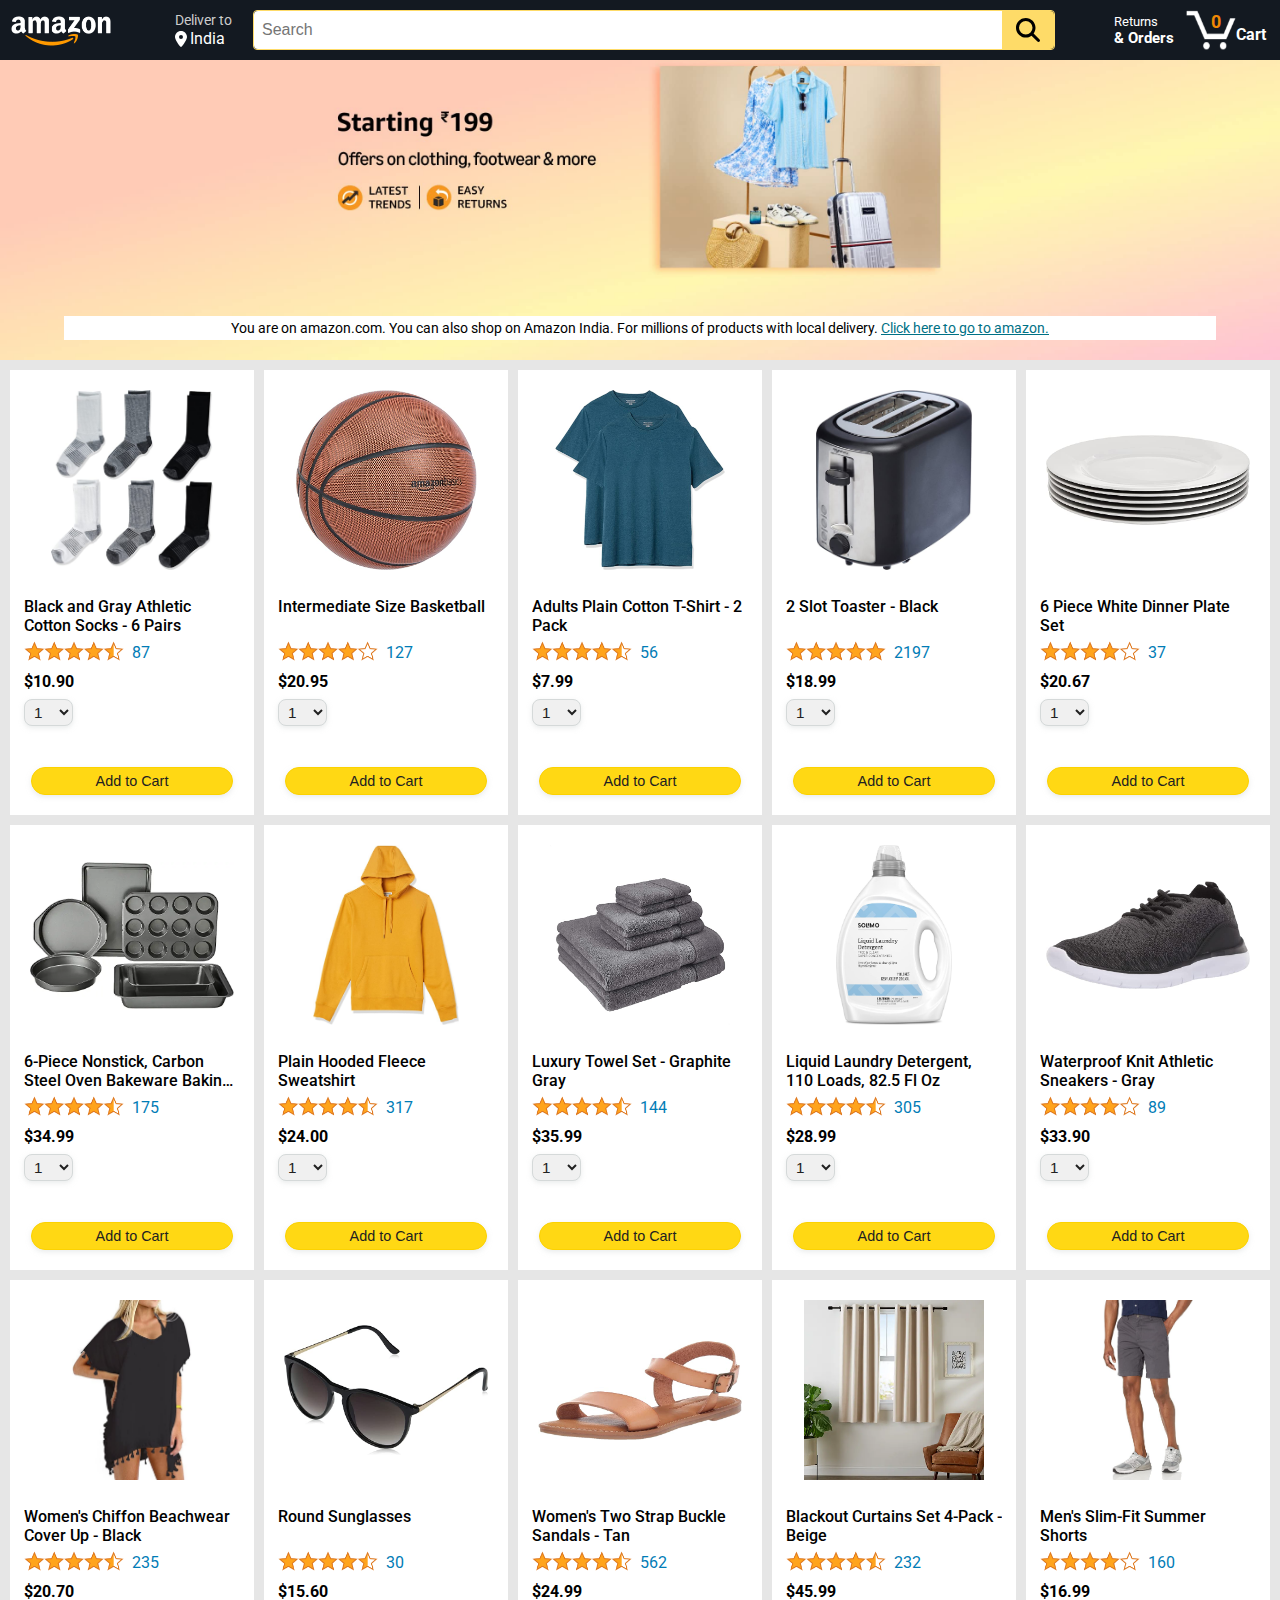
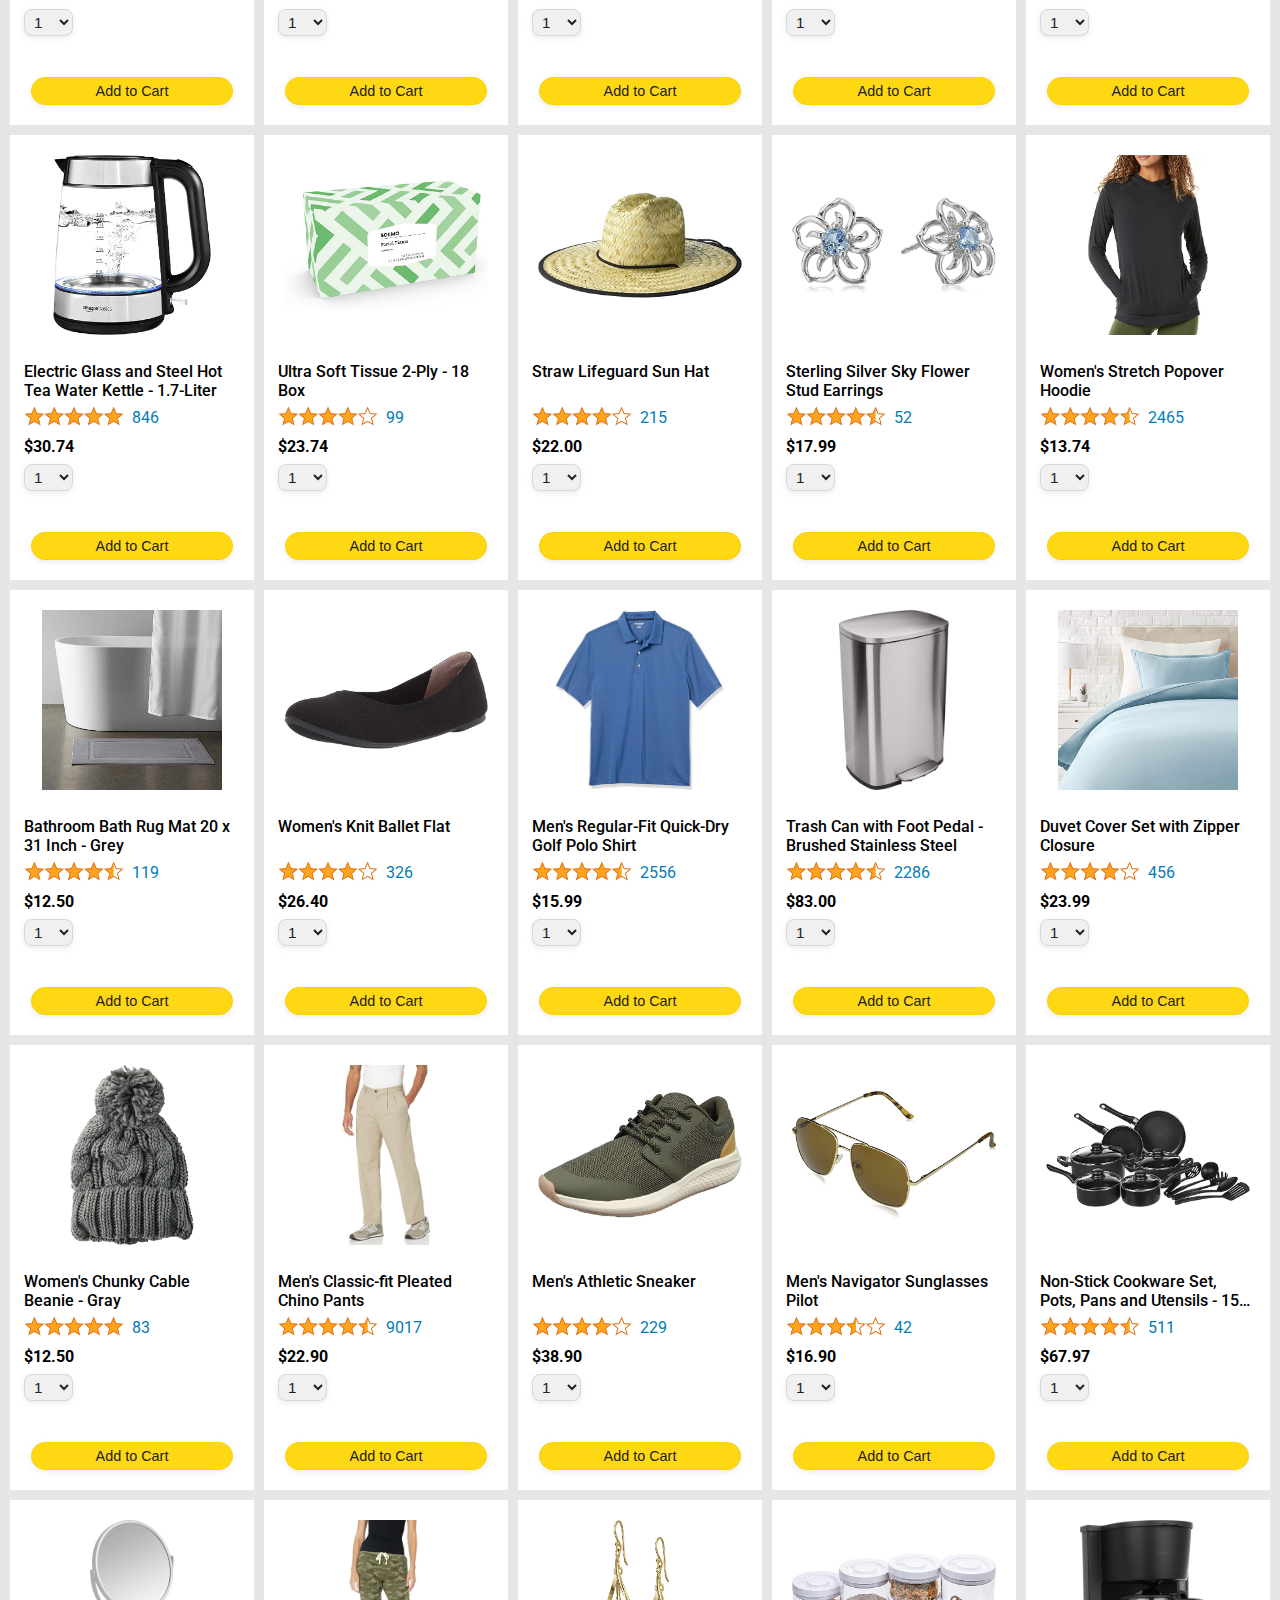
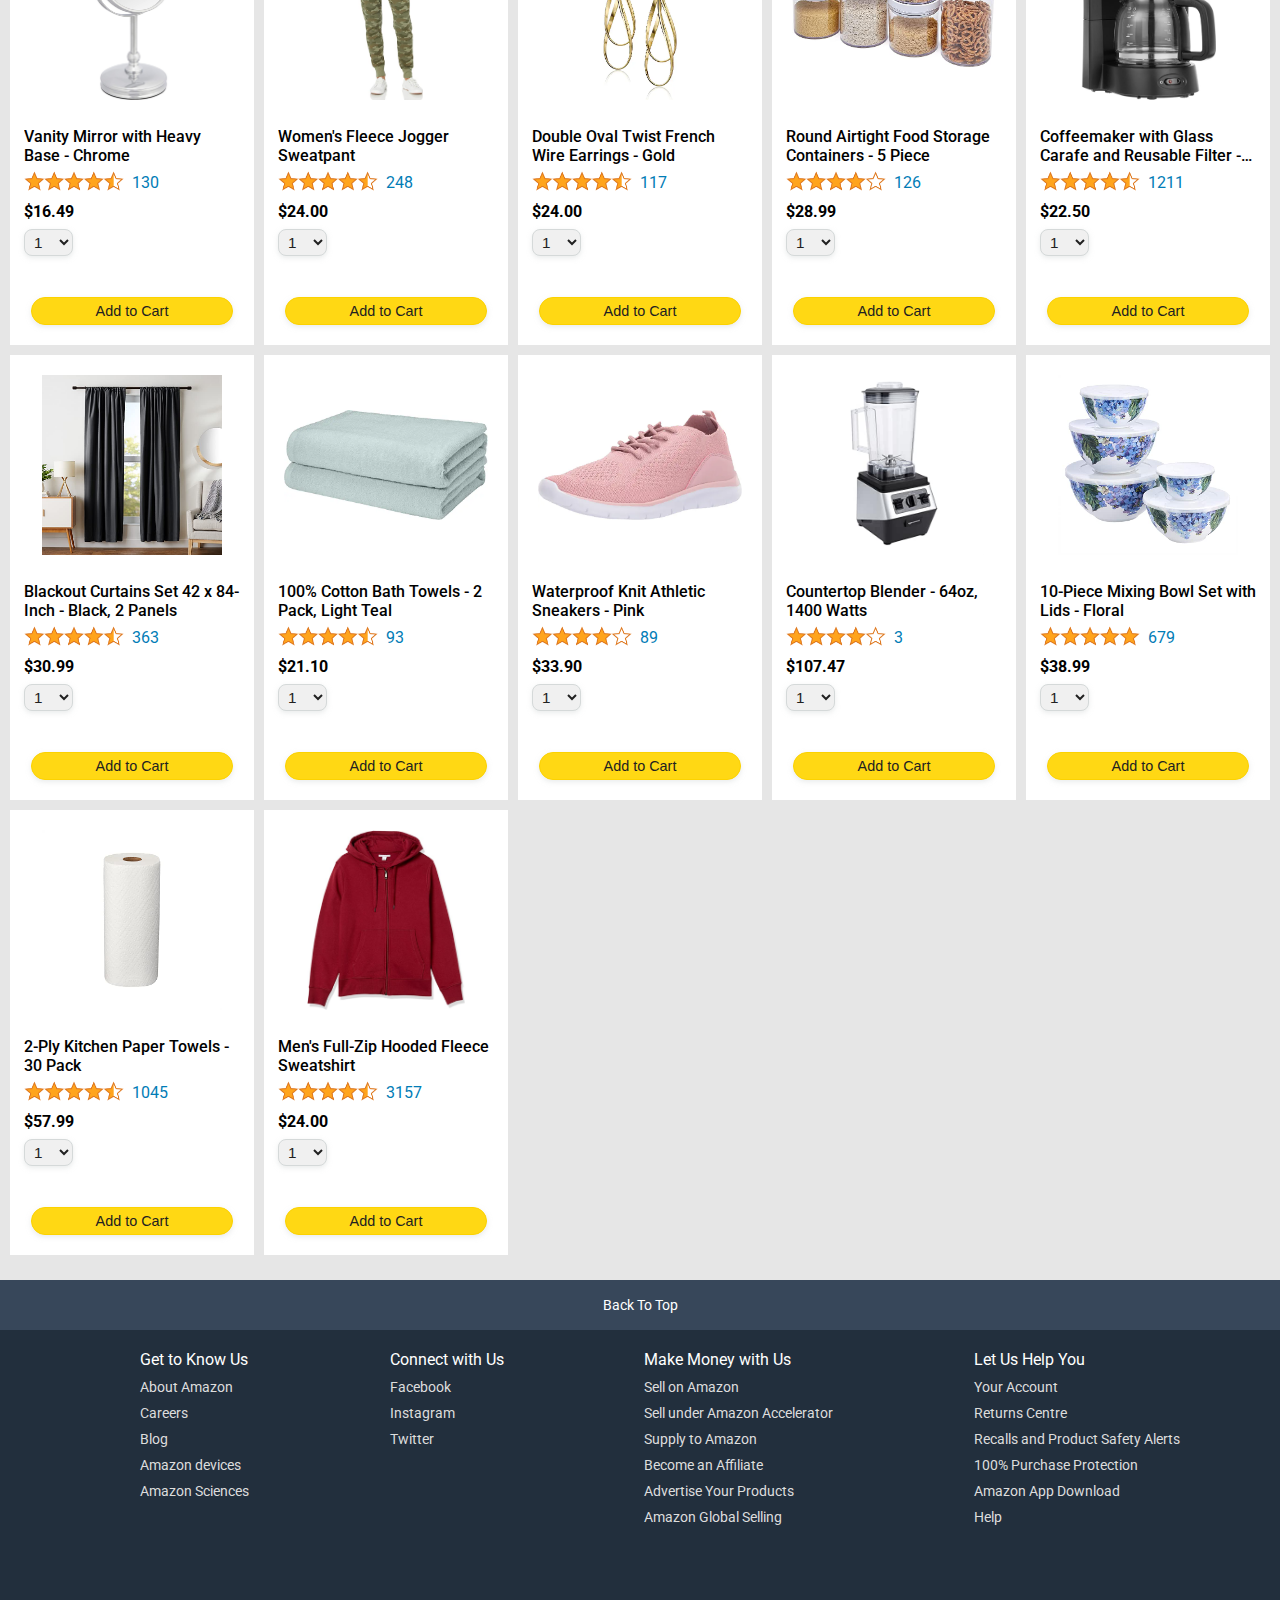
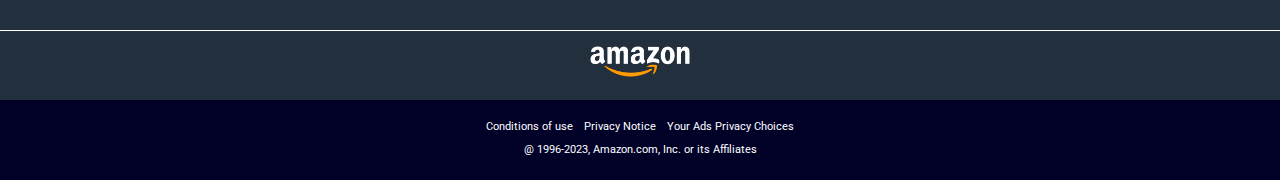
<file: index.html>
<!DOCTYPE html>
<html lang="en">
    <head>
        <title>Amazon-clone</title>

        <meta charset="UTF-8" />
        <meta name="viewport" content="width=device-width, initial-scale=1.0" />

        <link rel="preconnect" href="https://fonts.googleapis.com" />
        <link rel="preconnect" href="https://fonts.gstatic.com" crossorigin />
        <link
            href="https://fonts.googleapis.com/css2?family=Roboto:ital,wght@0,100;0,300;0,400;0,500;0,700;0,900;1,100;1,300;1,400;1,500;1,700;1,900&display=swap"
            rel="stylesheet"
        />

        <link rel="stylesheet" href="styles/header.css" />
        <link rel="stylesheet" href="styles/footer.css" />
        <link rel="stylesheet" href="styles/general.css" />
        <link rel="stylesheet" href="styles/content_main.css" />
    </head>

    <body>
        <header class="amazon-header">
            <section class="header-left-section">
                <a class="amazon-header-link" href="index.html">
                    <img
                        class="amazon-logo"
                        src="images/amazon-logo-white.png"
                    />
                    <img
                        class="amazon-mobile-logo"
                        src="images/amazon-mobile-logo-white.png"
                    />
                </a>
            </section>

            <section class="header-mid-section">
                <div class="header-location link-border">
                    <p class="deliverTo-text">Deliver to</p>
                    <div class="location-info">
                        <img
                            class="location-icon"
                            src="images/icons/location-dot-solid.svg"
                            alt="location tag"
                        />
                        <p class="location-origin">India</p>
                    </div>
                </div>
                <div class="search-bar">
                    <input
                        class="search-input"
                        type="text"
                        placeholder="Search"
                    />
                    <button class="search-button">
                        <img
                            class="search-icon"
                            src="images/icons/magnifying-glass-solid.svg"
                            alt="search-icon"
                        />
                    </button>
                </div>
            </section>

            <section class="header-right-section">
                <a
                    class="header-orders-link link-border"
                    href="amazon-orders.html"
                >
                    <span class="returns-text">Returns</span>
                    <span class="orders-text">& Orders</span>
                </a>
                <a class="header-cart-link link-border" href="checkout.html">
                    <img
                        class="cart-icon"
                        src="images/icons/cart-icon.png"
                    />
                    <div class="cart-quantity js-cart-quantity"></div>
                    <div class="cart-text">Cart</div>
                </a>
            </section>
        </header>

        <main>
            <section class="hero-section">
                <div class="hero-msg">
                    <p>
                        You are on amazon.com. You can also shop on Amazon
                        India. For millions of products with local delivery.
                        <a href="https://www.amazon.in/"
                            >Click here to go to amazon.
                        </a>
                    </p>
                </div>
            </section>
            <section class="products-grid js-products-grid"></section>
        </main>

        <footer>
            <section class="footer-BackToTop">
                <a onclick="document.documentElement.scrollTop = 0"
                    >Back To Top
                </a>
            </section>
            <section class="footer-contacts">
                <ul>
                    <p>Get to Know Us</p>
                    <a>About Amazon</a>
                    <a>Careers</a>
                    <a>Blog</a>
                    <a>Amazon devices</a>
                    <a>Amazon Sciences</a>
                </ul>
                <ul>
                    <p>Connect with Us</p>
                    <a>Facebook</a>
                    <a>Instagram</a>
                    <a>Twitter</a>
                </ul>
                <ul>
                    <p>Make Money with Us</p>
                    <a>Sell on Amazon</a>
                    <a>Sell under Amazon Accelerator </a>
                    <a>Supply to Amazon </a>
                    <a>Become an Affiliate </a>
                    <a>Advertise Your Products </a>
                    <a>Amazon Global Selling </a>
                </ul>
                <ul>
                    <p>Let Us Help You</p>
                    <a>Your Account </a>
                    <a>Returns Centre </a>
                    <a>Recalls and Product Safety Alerts </a>
                    <a>100% Purchase Protection </a>
                    <a>Amazon App Download </a>
                    <a>Help </a>
                </ul>
            </section>
            <section class="footer-logo">
                <div class="footer-logo-img"></div>
            </section>

            <section class="footer-terms">
                <div class="footer-termsPages">
                    <a>Conditions of use</a>
                    <a>Privacy Notice</a>
                    <a>Your Ads Privacy Choices</a>
                </div>
                <div class="footer-copyright">
                    @ 1996-2023, Amazon.com, Inc. or its Affiliates
                </div>
            </section>
        </footer>
    </body>

    <!-- <script src="data/cart.js"></script> -->
    <!-- above js file stores product added to cart -->
    <!-- <script src="data/products.js"></script> -->
    <!-- above js file creates all the products...order matters! -->
    <script type="module" src="scripts/amazon-homepage.js"></script>
    <!-- above js file loops through the products and generates all the html -->
</html>
</file>
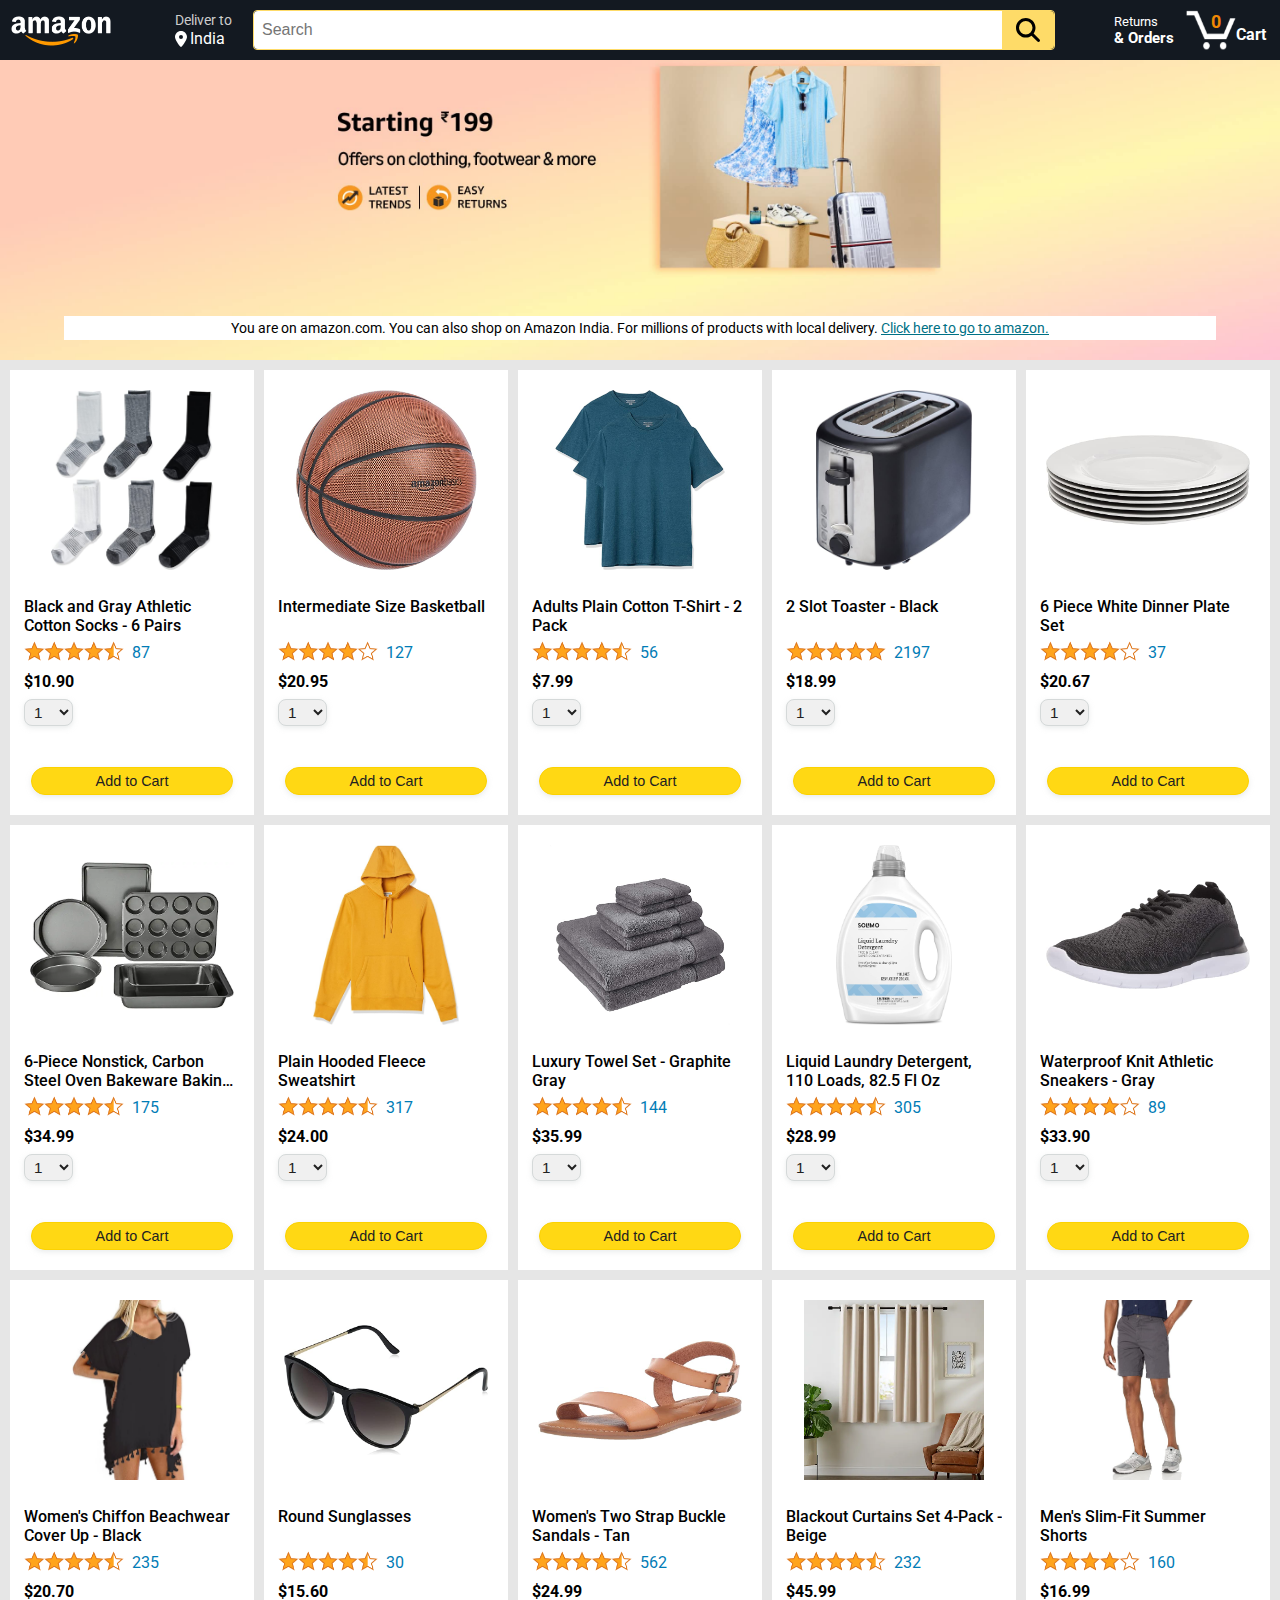
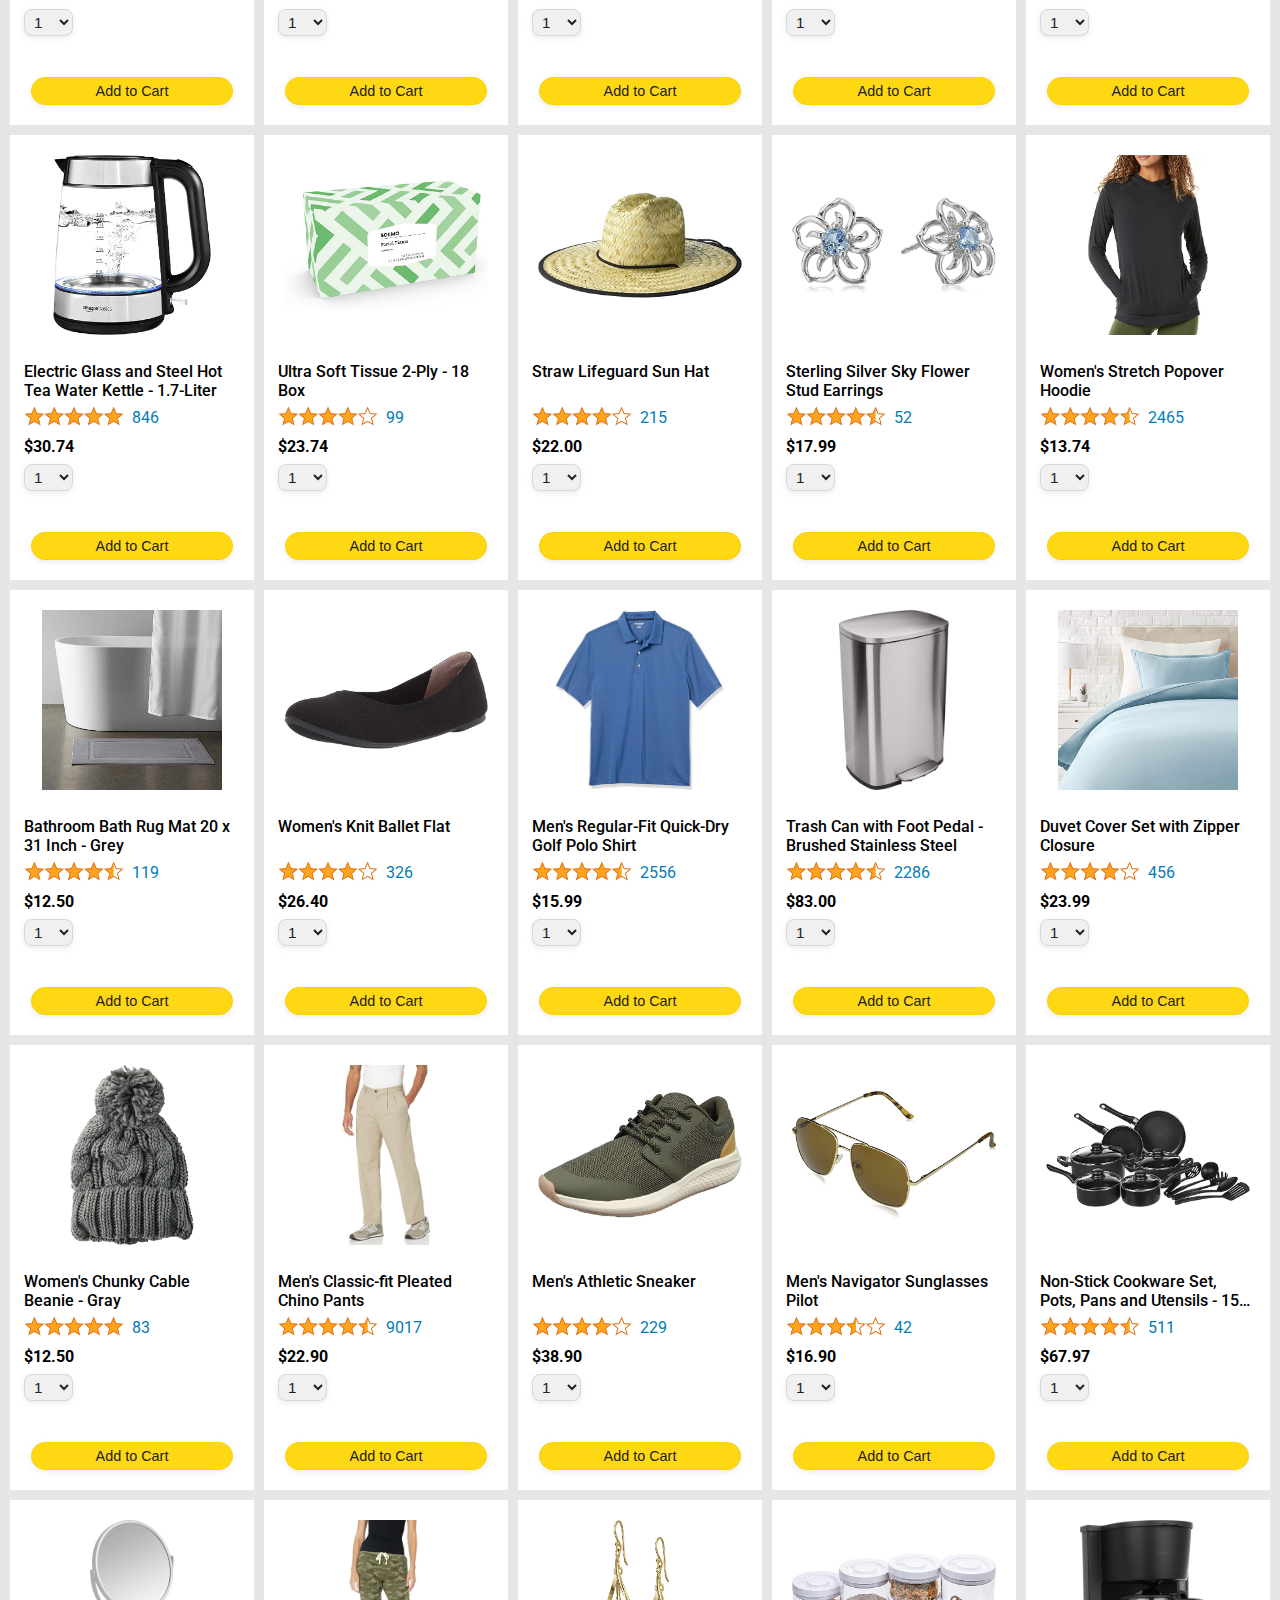
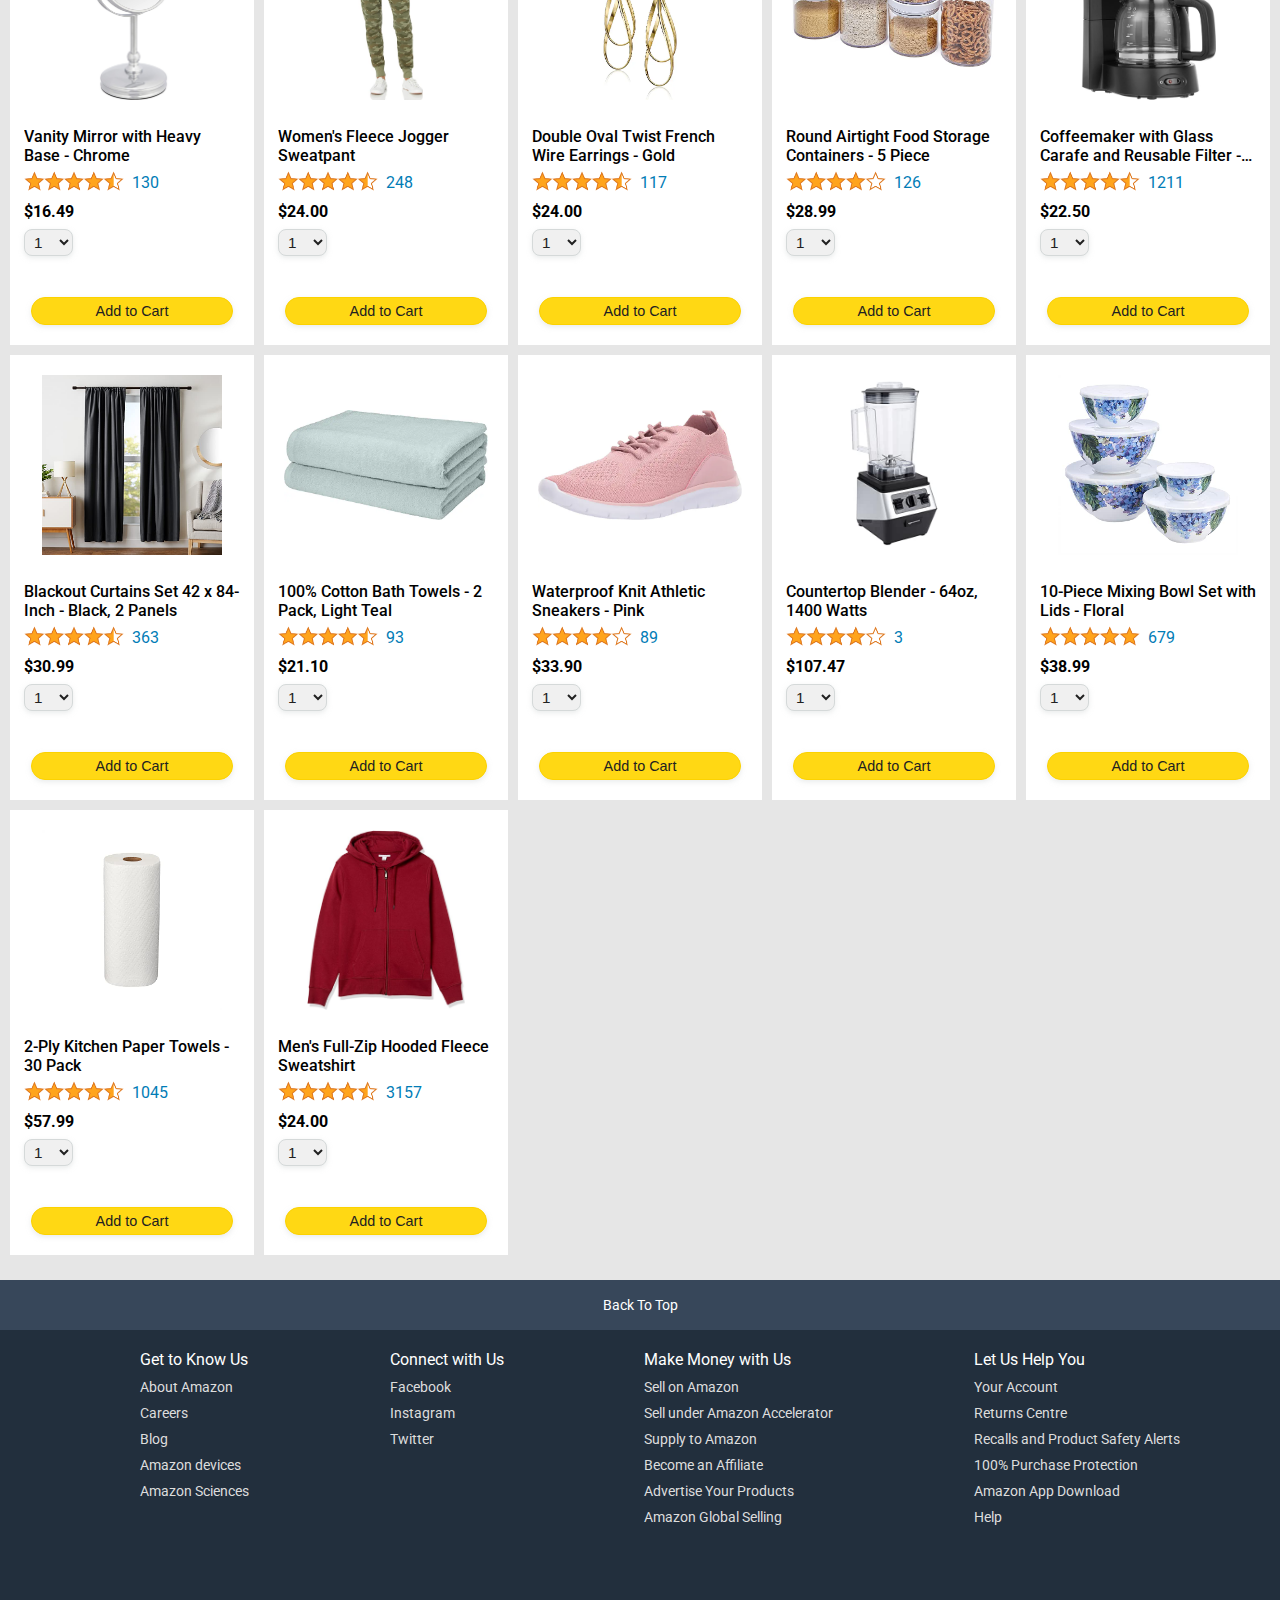
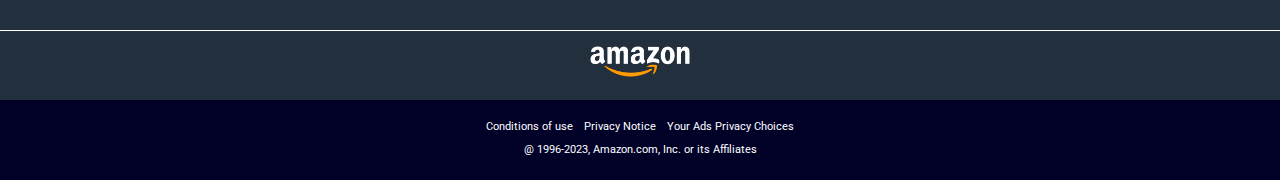
<file: amazon-homepage.html>
<!DOCTYPE html>
<html lang="en">
    <head>
        <title>Amazon-clone</title>

        <meta charset="UTF-8" />
        <meta name="viewport" content="width=device-width, initial-scale=1.0" />

        <link rel="preconnect" href="https://fonts.googleapis.com" />
        <link rel="preconnect" href="https://fonts.gstatic.com" crossorigin />
        <link
            href="https://fonts.googleapis.com/css2?family=Roboto:ital,wght@0,100;0,300;0,400;0,500;0,700;0,900;1,100;1,300;1,400;1,500;1,700;1,900&display=swap"
            rel="stylesheet"
        />

        <link rel="stylesheet" href="styles/header.css" />
        <link rel="stylesheet" href="styles/footer.css" />
        <link rel="stylesheet" href="styles/general.css" />
        <link rel="stylesheet" href="styles/content_main.css" />
    </head>

    <body>
        <header class="amazon-header">
            <section class="header-left-section">
                <a class="amazon-header-link" href="amazon-homepage.html">
                    <img
                        class="amazon-logo"
                        src="images/amazon-logo-white.png"
                    />
                    <img
                        class="amazon-mobile-logo"
                        src="images/amazon-mobile-logo-white.png"
                    />
                </a>
            </section>

            <section class="header-mid-section">
                <div class="header-location link-border">
                    <p class="deliverTo-text">Deliver to</p>
                    <div class="location-info">
                        <img
                            class="location-icon"
                            src="images/icons/location-dot-solid.svg"
                            alt="location tag"
                        />
                        <p class="location-origin">India</p>
                    </div>
                </div>
                <div class="search-bar">
                    <input
                        class="search-input"
                        type="text"
                        placeholder="Search"
                    />
                    <button class="search-button">
                        <img
                            class="search-icon"
                            src="images/icons/magnifying-glass-solid.svg"
                            alt="search-icon"
                        />
                    </button>
                </div>
            </section>

            <section class="header-right-section">
                <a
                    class="header-orders-link link-border"
                    href="amazon-orders.html"
                >
                    <span class="returns-text">Returns</span>
                    <span class="orders-text">& Orders</span>
                </a>
                <a class="header-cart-link link-border" href="checkout.html">
                    <img
                        class="cart-icon"
                        src="images/icons/cart-icon.png"
                    />
                    <div class="cart-quantity js-cart-quantity"></div>
                    <div class="cart-text">Cart</div>
                </a>
            </section>
        </header>

        <main>
            <section class="hero-section">
                <div class="hero-msg">
                    <p>
                        You are on amazon.com. You can also shop on Amazon
                        India. For millions of products with local delivery.
                        <a href="https://www.amazon.in/"
                            >Click here to go to amazon.
                        </a>
                    </p>
                </div>
            </section>
            <section class="products-grid js-products-grid"></section>
        </main>

        <footer>
            <section class="footer-BackToTop">
                <a onclick="document.documentElement.scrollTop = 0"
                    >Back To Top
                </a>
            </section>
            <section class="footer-contacts">
                <ul>
                    <p>Get to Know Us</p>
                    <a>About Amazon</a>
                    <a>Careers</a>
                    <a>Blog</a>
                    <a>Amazon devices</a>
                    <a>Amazon Sciences</a>
                </ul>
                <ul>
                    <p>Connect with Us</p>
                    <a>Facebook</a>
                    <a>Instagram</a>
                    <a>Twitter</a>
                </ul>
                <ul>
                    <p>Make Money with Us</p>
                    <a>Sell on Amazon</a>
                    <a>Sell under Amazon Accelerator </a>
                    <a>Supply to Amazon </a>
                    <a>Become an Affiliate </a>
                    <a>Advertise Your Products </a>
                    <a>Amazon Global Selling </a>
                </ul>
                <ul>
                    <p>Let Us Help You</p>
                    <a>Your Account </a>
                    <a>Returns Centre </a>
                    <a>Recalls and Product Safety Alerts </a>
                    <a>100% Purchase Protection </a>
                    <a>Amazon App Download </a>
                    <a>Help </a>
                </ul>
            </section>
            <section class="footer-logo">
                <div class="footer-logo-img"></div>
            </section>

            <section class="footer-terms">
                <div class="footer-termsPages">
                    <a>Conditions of use</a>
                    <a>Privacy Notice</a>
                    <a>Your Ads Privacy Choices</a>
                </div>
                <div class="footer-copyright">
                    @ 1996-2023, Amazon.com, Inc. or its Affiliates
                </div>
            </section>
        </footer>
    </body>

    <!-- <script src="data/cart.js"></script> -->
    <!-- above js file stores product added to cart -->
    <!-- <script src="data/products.js"></script> -->
    <!-- above js file creates all the products...order matters! -->
    <script type="module" src="scripts/amazon-homepage.js"></script>
    <!-- above js file loops through the products and generates all the html -->
</html>
</file>
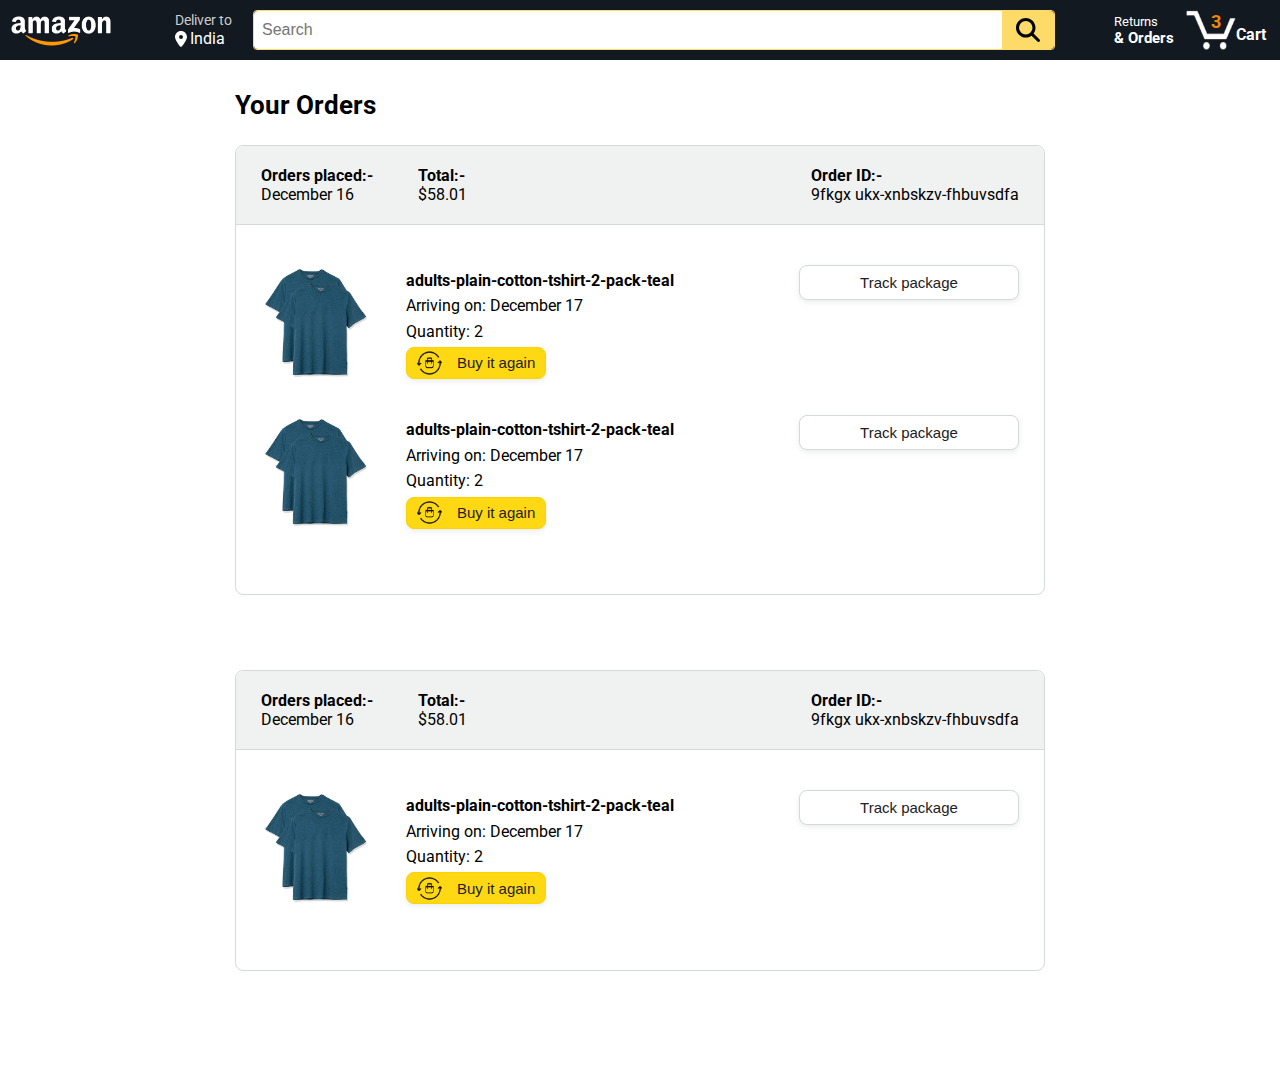
<file: amazon-orders.html>
<!DOCTYPE html>
<html lang="en">
    <head>
        <title>Amazon-Orders</title>

        <meta charset="UTF-8" />
        <meta name="viewport" content="width=device-width, initial-scale=1.0" />

        <link rel="preconnect" href="https://fonts.googleapis.com" />
        <link rel="preconnect" href="https://fonts.gstatic.com" crossorigin />
        <link
            href="https://fonts.googleapis.com/css2?family=Roboto:ital,wght@0,100;0,300;0,400;0,500;0,700;0,900;1,100;1,300;1,400;1,500;1,700;1,900&display=swap"
            rel="stylesheet"
        />

        <link rel="stylesheet" href="styles/header.css" />
        <link rel="stylesheet" href="styles/general.css" />
        <link rel="stylesheet" href="styles/order_main.css" />
    </head>

    <body style="background-color: white;">
        <header class="amazon-header">
            <section class="header-left-section">
                <a class="amazon-header-link" href="index.html">
                    <img
                        class="amazon-logo"
                        src="images/amazon-logo-white.png"
                    />
                    <img
                        class="amazon-mobile-logo"
                        src="images/amazon-mobile-logo-white.png"
                    />
                </a>
            </section>

            <section class="header-mid-section">
                <div class="header-location link-border">
                    <p class="deliverTo-text">Deliver to</p>
                    <div class="location-info">
                        <img
                            class="location-icon"
                            src="images/icons/location-dot-solid.svg"
                            alt="location tag"
                        />
                        <p class="location-origin">India</p>
                    </div>
                </div>
                <div class="search-bar">
                    <input
                        class="search-input"
                        type="text"
                        placeholder="Search"
                    />
                    <button class="search-button">
                        <img
                            class="search-icon"
                            src="images/icons/magnifying-glass-solid.svg"
                            alt="search-icon"
                        />
                    </button>
                </div>
            </section>

            <section class="header-right-section">
                <a
                    class="header-orders-link link-border"
                    href="amazon-orders.html"
                >
                    <span class="returns-text">Returns</span>
                    <span class="orders-text">& Orders</span>
                </a>
                <a class="header-cart-link link-border" href="checkout.html">
                    <img
                        class="cart-icon"
                        src="images/icons/cart-icon.png"
                    />
                    <div class="cart-quantity js-cart-quantity">3</div>
                    <div class="cart-text">Cart</div>
                </a>
            </section>
        </header>

        <main>
            <section class="page-title">
                <b>Your Orders</b>
            </section>

            <section class="orders-grid">
                <div class="order-container">
                    <div class="order-header">
                        <div class="order-header-left-section">
                            <div class="order-date">
                                <p><b>Orders placed:-</b></p>
                                <p>December 16</p>
                            </div>
                            <div class="order-total">
                                <p><b>Total:-</b></p>
                                <p>$58.01</p>
                            </div>
                        </div>

                        <div class="order-header-right-section">
                            <p><b>Order ID:-</b></p>
                            <p>9fkgx ukx-xnbskzv-fhbuvsdfa</p>
                        </div>
                    </div>

                    <div class="order-details-section">
                        <div class="order-item">
                            <div class="product-image-container">
                                <img
                                    class="product-image"
                                    src="images/products/adults-plain-cotton-tshirt-2-pack-teal.jpg"
                                    alt="adults-plain-cotton-tshirt-2-pack-teal"
                                />
                            </div>
                            <div class="product-details">
                                <span>
                                    <b>
                                        adults-plain-cotton-tshirt-2-pack-teal
                                    </b>
                                </span>
                                <p>Arriving on: December 17</p>
                                <p>Quantity: 2</p>
                                <button class="buy-again-button button-primary">
                                    <img
                                        class="buy-again-icon"
                                        src="images/icons/buy-again.png"
                                    />
                                    <span class="buy-again-message"
                                        >Buy it again</span
                                    >
                                </button>
                            </div>
                            <div class="product-actions">
                                <a href="tracking.html">
                                    <button
                                        class="track-package-button button-secondary"
                                    >
                                        Track package
                                    </button>
                                </a>
                            </div>
                        </div>
                        <div class="order-item">
                            <div class="product-image-container">
                                <img
                                    class="product-image"
                                    src="images/products/adults-plain-cotton-tshirt-2-pack-teal.jpg"
                                    alt="adults-plain-cotton-tshirt-2-pack-teal"
                                />
                            </div>
                            <div class="product-details">
                                <span>
                                    <b>
                                        adults-plain-cotton-tshirt-2-pack-teal
                                    </b>
                                </span>
                                <p>Arriving on: December 17</p>
                                <p>Quantity: 2</p>
                                <button class="buy-again-button button-primary">
                                    <img
                                        class="buy-again-icon"
                                        src="images/icons/buy-again.png"
                                    />
                                    <span class="buy-again-message"
                                        >Buy it again</span
                                    >
                                </button>
                            </div>
                            <div class="product-actions">
                                <a href="tracking.html">
                                    <button
                                        class="track-package-button button-secondary"
                                    >
                                        Track package
                                    </button>
                                </a>
                            </div>
                        </div>
                    </div>
                </div>

                <div class="order-container">
                    <div class="order-header">
                        <div class="order-header-left-section">
                            <div class="order-date">
                                <p><b>Orders placed:-</b></p>
                                <p>December 16</p>
                            </div>
                            <div class="order-total">
                                <p><b>Total:-</b></p>
                                <p>$58.01</p>
                            </div>
                        </div>

                        <div class="order-header-right-section">
                            <p><b>Order ID:-</b></p>
                            <p>9fkgx ukx-xnbskzv-fhbuvsdfa</p>
                        </div>
                    </div>

                    <div class="order-details-section">
                        <div class="order-item">
                            <div class="product-image-container">
                                <img
                                    class="product-image"
                                    src="images/products/adults-plain-cotton-tshirt-2-pack-teal.jpg"
                                    alt="adults-plain-cotton-tshirt-2-pack-teal"
                                />
                            </div>
                            <div class="product-details">
                                <span>
                                    <b>
                                        adults-plain-cotton-tshirt-2-pack-teal
                                    </b>
                                </span>
                                <p>Arriving on: December 17</p>
                                <p>Quantity: 2</p>
                                <button class="buy-again-button button-primary">
                                    <img
                                        class="buy-again-icon"
                                        src="images/icons/buy-again.png"
                                    />
                                    <span class="buy-again-message"
                                        >Buy it again</span
                                    >
                                </button>
                            </div>
                            <div class="product-actions">
                                <a href="tracking.html">
                                    <button
                                        class="track-package-button button-secondary"
                                    >
                                        Track package
                                    </button>
                                </a>
                            </div>
                        </div>
                    </div>
                </div>
            </section>
        </main>
    </body>
</html>
</file>
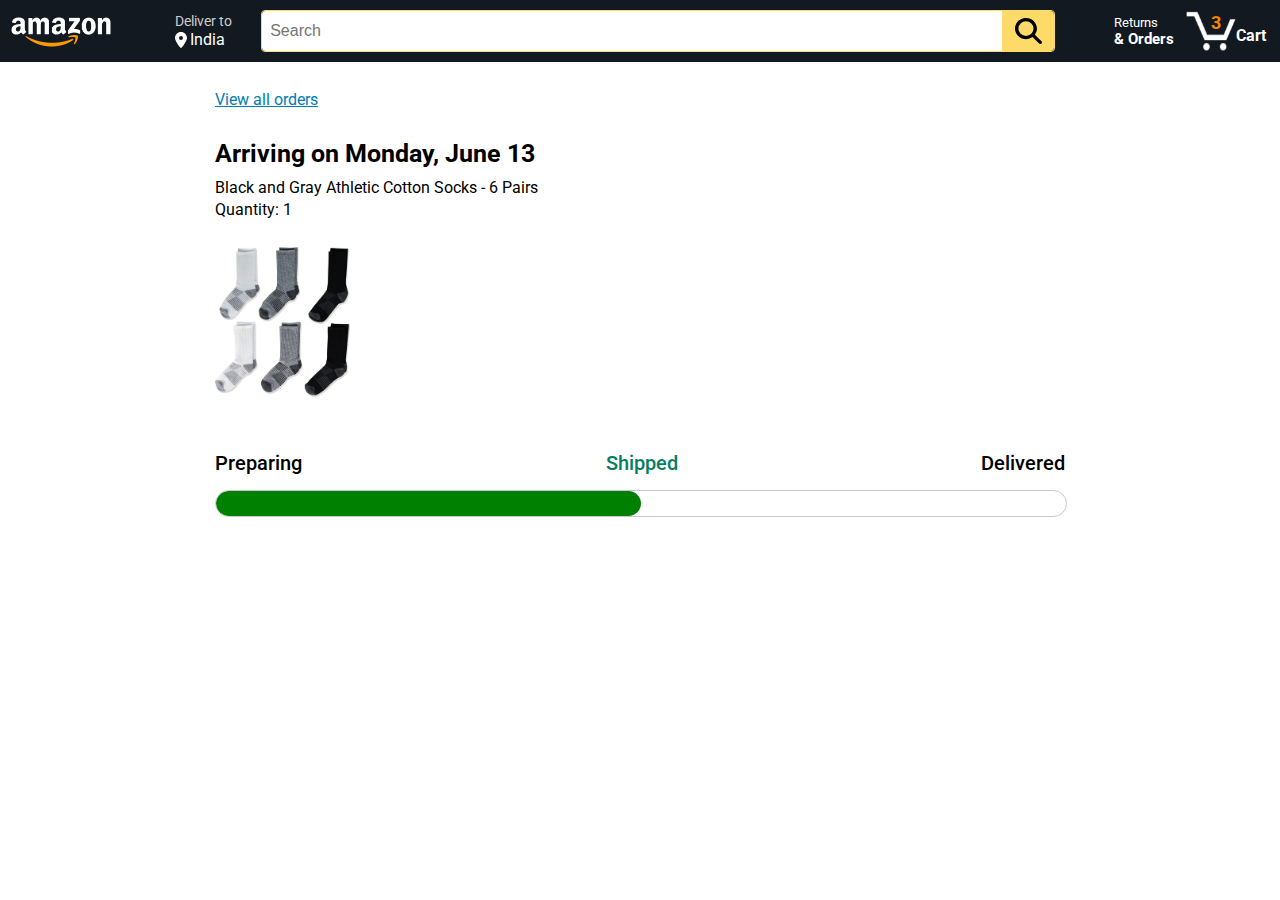
<file: tracking.html>
<!DOCTYPE html>
<html>
    <head>
        <title>Tracking</title>

        <!-- This code is needed for responsive design to work.
      (Responsive design = make the website look good on
      smaller screen sizes like a phone or a tablet). -->
        <meta name="viewport" content="width=device-width, initial-scale=1" />

        <!-- Load a font called Roboto from Google Fonts. -->
        <link rel="preconnect" href="https://fonts.googleapis.com" />
        <link rel="preconnect" href="https://fonts.gstatic.com" crossorigin />
        <link
            href="https://fonts.googleapis.com/css2?family=Roboto:wght@400;500;700&display=swap"
            rel="stylesheet"
        />

        <!-- Here are the CSS files for this page. -->
        <link rel="stylesheet" href="styles/general.css" />
        <link rel="stylesheet" href="styles/header.css" />
        <link rel="stylesheet" href="styles/tracking.css" />
    </head>
    <body>
        <header class="amazon-header">
            <div class="header-left-section">
                <a class="amazon-header-link" href="index.html">
                    <img
                        class="amazon-logo"
                        src="images/amazon-logo-white.png"
                    />
                    <img
                        class="amazon-mobile-logo"
                        src="images/amazon-mobile-logo-white.png"
                    />
                </a>
            </div>

            <section class="header-mid-section">
                <div class="header-location link-border">
                    <p class="deliverTo-text">Deliver to</p>
                    <div class="location-info">
                        <img
                            class="location-icon"
                            src="images/icons/location-dot-solid.svg"
                            alt="location tag"
                        />
                        <p class="location-origin">India</p>
                    </div>
                </div>
                <div class="search-bar">
                    <input
                        class="search-input"
                        type="text"
                        placeholder="Search"
                    />
                    <button class="search-button">
                        <img
                            class="search-icon"
                            src="images/icons/magnifying-glass-solid.svg"
                            alt="search-icon"
                        />
                    </button>
                </div>
            </section>

            <div class="header-right-section">
                <a
                    class="header-orders-link link-border"
                    href="amazon-orders.html"
                >
                    <span class="returns-text">Returns</span>
                    <span class="orders-text">& Orders</span>
                </a>
                <a class="header-cart-link link-border" href="checkout.html">
                    <img
                        class="cart-icon"
                        src="images/icons/cart-icon.png"
                    />
                    <div class="cart-quantity">3</div>
                    <div class="cart-text">Cart</div>
                </a>
            </div>
        </header>

        <main>
            <a
                class="back-to-orders-link link-primary"
                href="amazon-orders.html"
                >View all orders
            </a>
            <div class="order-tracking">
                <div class="delivery-date">Arriving on Monday, June 13</div>

                <div class="product-info">
                    Black and Gray Athletic Cotton Socks - 6 Pairs
                </div>

                <div class="product-info">Quantity: 1</div>

                <img
                    class="product-image"
                    src="images/products/athletic-cotton-socks-6-pairs.jpg"
                />

                <div class="progress-labels-container">
                    <div class="progress-label">Preparing</div>
                    <div class="progress-label current-status">Shipped</div>
                    <div class="progress-label">Delivered</div>
                </div>

                <div class="progress-bar-container">
                    <div class="progress-bar"></div>
                </div>
            </div>
        </main>
    </body>
</html>
</file>
<file: styles/header.css>
.amazon-header {
    background-color: rgb(19, 25, 33);
    height: 60px;
    color: white;

    display: flex;
    align-items: center;
    justify-content: space-between;
    position: fixed;

    top: 0;
    left: 0;
    right: 0;
    padding: 1px 8px;
}
.link-border {
    border: 1px solid transparent;
    cursor: pointer;
    text-decoration: none;
}
.link-border:hover {
    border: 1px solid white;
}

.header-left-section {
    width: 130px;
    align-items: center;
}
.amazon-header-link {
    display: inline-block;
    padding: 2px;
    padding-top: 8px;
    border-radius: 2px;
    cursor: pointer;
    text-decoration: none;
    border: 1px solid rgba(0, 0, 0, 0);
    align-items: center;
  }

  .amazon-header-link:hover {
    border: 1px solid white;
  }
@media (max-width: 800px) {
    .header-left-section {
        width: unset;
    }
}
.amazon-logo {
    width: 100px;
}

.amazon-mobile-logo {
    display: none;
}
@media (max-width: 575px) {
    .amazon-logo {
        display: none;
    }
    .amazon-mobile-logo {
        display: block;
        height: 35px;
        margin-top: 5px;
    }
}


.header-mid-section {
    width: 70%;
    height: 75%;
    max-width: 940px;
    display: flex;
    justify-content: space-between;
    align-items: center;

    margin-left: 5px; 
}
/* 2. location box */
.header-location {
    width: 85px;
    padding: 4px;
    font-size: 1rem;
    align-items: center;
}
.deliverTo-text {
    font-size: 0.9em;
    color: #cccccc;
}
.location-info {
    display: flex;
    align-items: center;
}
.location-icon {
    height: 1em;
    -webkit-filter: invert(100%);
    filter: invert(100%);
}
.location-origin {
    color: white;
    font-size: 1em;
    margin-left: 3px;
}
@media (max-width: 500px) {
    .header-location {
        width: unset;
    }
}
@media (max-width: 710px) {
    .header-location .deliverTo-text{
        display: none;
    }
}
@media (max-width: 500px) {
    .header-location .location-origin{
        display: none;
    }
}
.search-bar{
    display: flex;
    width:100%;
    height: 90%;
    max-width: 850px;

    margin-left: 5px;
    border: 1px solid #fedb68;
    border-radius: 4px;
}
.search-bar:hover {
    border: 2px solid rgb(255, 113, 56);
}

.search-input {
    width: 100%;
    min-width: 20px;
    font-size: 1rem;
    padding-left: 8px;
    padding-right: 4px;
    border: none;
    border-top-left-radius: 4px;
    border-bottom-left-radius: 4px;
}
.search-button {
    width: 55px;
    height: 100%;
    display: flex;
    justify-content: center;
    align-items: center;
    border-top-right-radius: 4px;
    border-bottom-right-radius: 4px;
    background-color: #fedb68;
    border: none;
}
.search-icon {
    height: 70%;
}

/* header right section */
.header-right-section {
    width: 180px;
    display: flex;
    flex-shrink: 0;
    justify-content: end;
    align-items: center;
    margin-right: 5px;
    margin-left: 5px;
}

.header-orders-link {
    color: white;
}
.returns-text {
    display: block;
    font-size: 13px;
}
.orders-text {
    display: block;
    font-size: 15px;
    font-weight: 700;
}
/* cart */
.header-cart-link {
    color: white;
    display: flex;
    position: relative;
    margin-left: 10px;
}
.cart-icon {
    width: 50px;
    height: 40px;
}
.cart-text {
    margin-top: 15px;
    font-size: 1rem;
    font-weight: 700;
}
.cart-quantity {
    color: rgb(240, 136, 4);
    font-size: 1.1rem;
    font-weight: 700;

    position: absolute;
    top: 2px;
    left: 20px;

    width: 20px;
    text-align: center;
}
</file>
<file: styles/footer.css>
/* footer */

footer {
    margin-top: 15px;
}
footer a:hover {
    text-decoration: underline;
}
.footer-BackToTop {
    background-color: #37475a;
    color: white;
    height: 50px;
    display: flex;
    justify-content: center;
    align-items: center;
    font-size: 0.85rem;
}

.footer-contacts {
    background-color: #222f3d;
    color: white;
    height: 300px;
    display: flex;
    justify-content: space-evenly;
}
.footer-contacts ul {
    margin-top: 20px;
}
.footer-contacts ul a {
    display: block;
    font-size: 0.85rem;
    margin-top: 10px;
    color: #dddddd;
}

.footer-logo {
    background-color: #222f3d;
    color: white;
    border-top: 0.5px solid white;
    height: 70px;
    display: flex;
    justify-content: center;
    align-items: center;
}

.footer-logo-img {
    background-image: url("../images/amazon-logo-white.png");
    background-size: contain;
    background-repeat: no-repeat;
    height: 40px;
    width: 100px;
}

.footer-terms {
    background-color: rgb(1, 1, 40);
    color: white;
    height: 80px;
    /* display: flex;
    justify-content: center;
    align-items: center;  */
}
.footer-termsPages {
    font-size: 0.7rem;
    text-align: center;
    padding-top: 20px;
}
.footer-termsPages a{
    margin: 0px 4px;
}
.footer-copyright {
    font-size: 0.7rem;
    text-align: center;
    margin-top: 10px;
}
</file>
<file: styles/general.css>
html{
    scroll-behavior: smooth;
}

body {
    border: none;
    font-family: Roboto, arial;
    margin: 0;
    /* background-color: rgb(230, 230, 230); */
}
/* * {
    box-sizing: border-box;
} */
p {
    margin: 0px;
}
button,a {
    cursor: pointer;
}

.button-primary {
    color: rgb(33, 33, 33);
    background-color: rgb(255, 216, 20);
    border: 1px solid rgb(252, 210, 0);
    box-shadow: 0 2px 5px rgba(213, 217, 217, 0.5);
}

.button-primary:hover {
    background-color: rgb(247, 202, 0);
    border: 1px solid rgb(242, 194, 0);
}

.button-primary:active {
    background: rgb(255, 216, 20);
    border-color: rgb(252, 210, 0);
    box-shadow: none;
}
.button-secondary {
    color: rgb(33, 33, 33);
    background: white;
    border: 1px solid rgb(213, 217, 217);
    border-radius: 8px;
    cursor: pointer;
    box-shadow: 0 2px 5px rgba(213, 217, 217, 0.5);
}

.button-secondary:hover {
    background-color: rgb(247, 250, 250);
}

.button-secondary:active {
    background-color: rgb(237, 253, 255);
    box-shadow: none;
}

/* Styles for dropdown selectors. */
select {
    color: rgb(33, 33, 33);
    background-color: rgb(240, 240, 240);
    border: 1px solid rgb(213, 217, 217);
    border-radius: 8px;
    padding: 3px 5px;
    font-size: 0.95rem;
    cursor: pointer;
    box-shadow: 0 2px 5px rgba(213, 217, 217, 0.5);
}

.limit-text-to-2-lines {
    display: -webkit-box;
    -webkit-line-clamp: 2;
    line-clamp: 2;
    -webkit-box-orient: vertical;
    overflow: hidden;
}

select:focus,
input:focus {
    outline: 2px solid rgb(255, 153, 0);
}

.link-primary {
    color: rgb(1, 124, 182);
    cursor: pointer;
}

.link-primary:hover {
    color: rgb(196, 80, 0);
}
</file>
<file: styles/content_main.css>
body{
    background-color: rgb(230, 230, 230);
}
*{
    box-sizing: border-box;
}
main {
    margin-top: 60px;
}

/* hero-sectiom */
.hero-section{
    background-image: url("../images/hero-img.jpg");
    background-size: cover;
    height: 300px;
    display: flex;
    justify-content: center;
    align-items: end;
}

.hero-msg{
    background-color: white;
    color: black;
    /* height: 40px; */
    display: flex;
    align-items: center;
    justify-content: center;
    font-size: 0.85rem;
    width: 90%;
    margin-bottom: 20px;
    padding: 4px;
    
}
.hero-msg a{
    color: #007185;
}


.products-grid {
    display: grid;
    grid-template-columns: repeat(8, 1fr);
    column-gap: 10px;
    row-gap: 10px;
    padding: 10px;
}

@media (max-width: 2000px) {
    .products-grid {
        grid-template-columns: repeat(7, 1fr);
    }
}
@media (max-width: 1600px) {
    .products-grid {
        grid-template-columns: repeat(6, 1fr);
    }
}

@media (max-width: 1300px) {
    .products-grid {
        grid-template-columns: repeat(5, 1fr);
    }
}

@media (max-width: 1000px) {
    .products-grid {
        grid-template-columns: repeat(4, 1fr);
    }
}

@media (max-width: 800px) {
    .products-grid {
        grid-template-columns: repeat(3, 1fr);
    }
}

@media (max-width: 575px) {
    .products-grid {
        grid-template-columns: repeat(2, 1fr);
    }
}

@media (max-width: 450px) {
    .products-grid {
        grid-template-columns: 1fr;
    }
}

.product-container {
    min-width: 200px;
    /* max-width: 250px; */
    display: flex;
    flex-direction: column;
    justify-content: space-between;
    padding: 10px;
    width: 100%;
    height: 2 (width) px;

    background-color: white;
    box-sizing: border-box;
}


.product-image-container {
    display: flex;
    justify-content: center;
    align-items: center;
    padding: 10px;
    width: 100%;
    height: 200px;
}
.product-img {
    max-width: 100%;
    max-height: 100%;
}

.product-info {
    width: 100%;
    padding: 4px;
    margin-top: 13px;
}
.product-name {
    height: 38px;
    font-size: 1rem;
    font-weight: 500;
}

.product-rating-container {
    margin-top: 5px;
    display: flex;
    align-items: center;
}
.product-rating-stars {
    width: 100px;
}
.product-rating-count {
    color: rgb(1, 124, 182);
    cursor: pointer;
    margin-top: 3px;
    margin-left: 8px;
}

.product-price {
    font-weight: 700;
    margin-top: 10px;
}
.product-quantity-container {
    margin-top: 8px;
}

.product-spacer {
    flex: 1;
}

.added-to-cart {
    color: rgb(6, 125, 98);
    font-size: 1rem;
    display: flex;
    align-items: center;
    margin-top: 12px;
    padding-left: 5px;
    opacity: 0;
}
.added-to-cart-visible{
    opacity: 1;
}
.added-to-cart img {
    height: 20px;
    margin-right: 5px;
}
.addToCart-button {
    display: block;
    align-self: center;
    font-size: 0.9rem;
    font-weight: 500;
    width: 90%;
    padding: 5px;
    border-radius: 50px;
    margin-top: 5px;
    margin-bottom: 10px;
}
.button-primary {
    color: rgb(33, 33, 33);
    background-color: rgb(255, 216, 20);
    border: 1px solid rgb(252, 210, 0);
    box-shadow: 0 2px 5px rgba(213, 217, 217, 0.5);
}

.button-primary:hover {
    background-color: rgb(247, 202, 0);
    border: 1px solid rgb(242, 194, 0);
}

.button-primary:active {
    background: rgb(255, 216, 20);
    border-color: rgb(252, 210, 0);
    box-shadow: none;
}
</file>
<file: styles/order_main.css>
*{
    box-sizing: border-box;
}
main {
    max-width: 850px;
    margin-top: 90px;
    margin-bottom: 100px;
    padding-left: 20px;
    padding-right: 20px;

    /* margin-left: auto;
     margin-right auto;
     Is a trick for centering an element horizontally
     without needing a container. */
    margin-left: auto;
    margin-right: auto;

}


.orders-grid {
    display: grid;
    grid-template-columns: 1fr;
    row-gap: 50px;
    box-sizing: border-box;
}
.page-title {
    font-size: 1.6rem;
}
.order-container {
    display: flex;
    flex-direction: column;
    background-color:white;
    border: 1px solid rgb(213, 217, 217);

    border-radius: 4px;
    margin-top: 25px;
    border-radius:8px;
}
.order-header {
    display: flex;
    align-items: center;
    justify-content: space-between;

    font-size: 1rem;

    width: 100%;
    background-color: rgb(240, 242, 242);
    border-bottom: 1px solid rgb(213, 217, 217);

    padding: 20px 25px;

    border-top-left-radius: 8px;
    border-top-right-radius: 8px;
}
.order-header-left-section {
    display: flex;
    flex-shrink: 0;
}
.order-date,
.order-total {
    margin-right: 45px;
}

.order-header-right-section {
    flex-shrink: 1;
}

@media (max-width: 575px) {
    .order-header {
        flex-direction: column;
        align-items: start;
        line-height: 22px;
        padding: 15px;
    }

    .order-header-left-section {
        flex-direction: column;
    }

    .order-date,
    .order-total {
        display: grid;
        grid-template-columns: auto 1fr;
        margin-right: 0;
    }

    .order-header-right-section {
        display: grid;
        grid-template-columns: auto 1fr;
    }
}

.order-details-section {
    display: flex;
    flex-direction: column;
    row-gap: 10px;
    width: 100%;

    padding: 40px 25px;
    border-top: none;
    border-bottom-left-radius: 8px;
    border-bottom-right-radius: 8px;
}
.order-item {
    width: 100%;
    display: grid;
    grid-template-columns: 110px 1fr 220px;
    column-gap: 35px;
    row-gap: 60px;
    align-items: center;
    margin-bottom: 20px;
}
@media (max-width: 800px) {
    .order-item {
        grid-template-columns: 110px 1fr;
        row-gap: 0;
        padding-bottom: 8px;
    }
}

@media (max-width: 450px) {
    .order-item {
        grid-template-columns: 1fr;
    }
}
.product-image-container {
    padding: 4px;
    text-align: center;
}
.product-image {
    width: 100%;
    max-width: 110px;
    max-height: 110px;
}

/* product details */
.product-details {
    display: flex;
    flex-direction: column;
    row-gap: 0.4rem;
}
/* .product-name {
    font-weight: 700;
    margin-bottom: 5px;
}

.product-delivery-date {
    margin-bottom: 3px;
}

.product-quantity {
    margin-bottom: 8px;
} */

.buy-again-button {
    font-size: 15px;
    width: 140px;
    height: 32px;
    border-radius: 8px;

    display: flex;
    align-items: center;
    justify-content: center;
}

.buy-again-icon {
    height: 90%;
    margin-right: 15px;
}

.product-actions {
    align-self: start;
}

.track-package-button {
    width: 100%;
    font-size: 15px;
    padding: 8px;
}


@media (max-width: 800px) {
    .buy-again-button {
        margin-bottom: 10px;
    }

    .product-actions {
        /* grid-column: 2 means this element will be placed
         in column 2 in the grid. (Normally, the column that
         an element is placed in is determined by the order
         of the elements in the HTML. grid-column overrides
         this default ordering). */
        grid-column: 2;
        margin-bottom: 30px;
    }

    .track-package-button {
        width: 140px;
    }
}

@media (max-width: 450px) {
    .product-image-container {
        text-align: center;
        margin-bottom: 25px;
    }

    .product-image-container img {
        max-width: 150px;
        max-height: 150px;
    }

    .product-name {
        margin-bottom: 10px;
    }

    .product-quantity {
        margin-bottom: 15px;
    }

    .buy-again-button {
        width: 100%;
        margin-bottom: 15px;
    }

    .product-actions {
        /* grid-column: auto; undos grid-column: 2; from above.
         This element will now be placed in its normal column
         in the grid. */
        grid-column: auto;
        margin-bottom: 70px;
    }

    .track-package-button {
        width: 100%;
        padding: 12px;
    }
}
</file>
<file: styles/tracking.css>
main {
  max-width: 850px;
  margin-top: 90px;
  margin-bottom: 100px;
  padding-left: 30px;
  padding-right: 30px;

  /* margin-left: auto;
     margin-right auto;
     Is a trick for centering an element horizontally
     without needing a container. */
  margin-left: auto;
  margin-right: auto;
}

.back-to-orders-link {
  display: inline-block;
  margin-bottom: 30px;
}

.delivery-date {
  font-size: 25px;
  font-weight: 700;
  margin-bottom: 10px;
}

.product-info {
  margin-bottom: 3px;
}

.product-image {
  max-width: 150px;
  max-height: 150px;
  margin-top: 25px;
  margin-bottom: 50px;
}

.progress-labels-container {
  display: flex;
  justify-content: space-between;
  font-size: 20px;
  font-weight: 500;
  margin-bottom: 15px;
}

.current-status {
  color: rgb(6, 125, 98);
}

@media (max-width: 575px) {
  .progress-labels-container {
    font-size: 16px;
  }
}

@media (max-width: 450px) {
  .progress-labels-container {
    flex-direction: column;
    margin-bottom: 5px;
  }

  .progress-label {
    margin-bottom: 3px;
  }
}

.progress-bar-container {
  height: 25px;
  width: 100%;

  border: 1px solid rgb(200, 200, 200);
  border-radius: 50px;
  overflow: hidden;
}

.progress-bar {
  height: 100%;
  background-color: green;
  border-radius: 50px;
  width: 50%;
}
</file>
